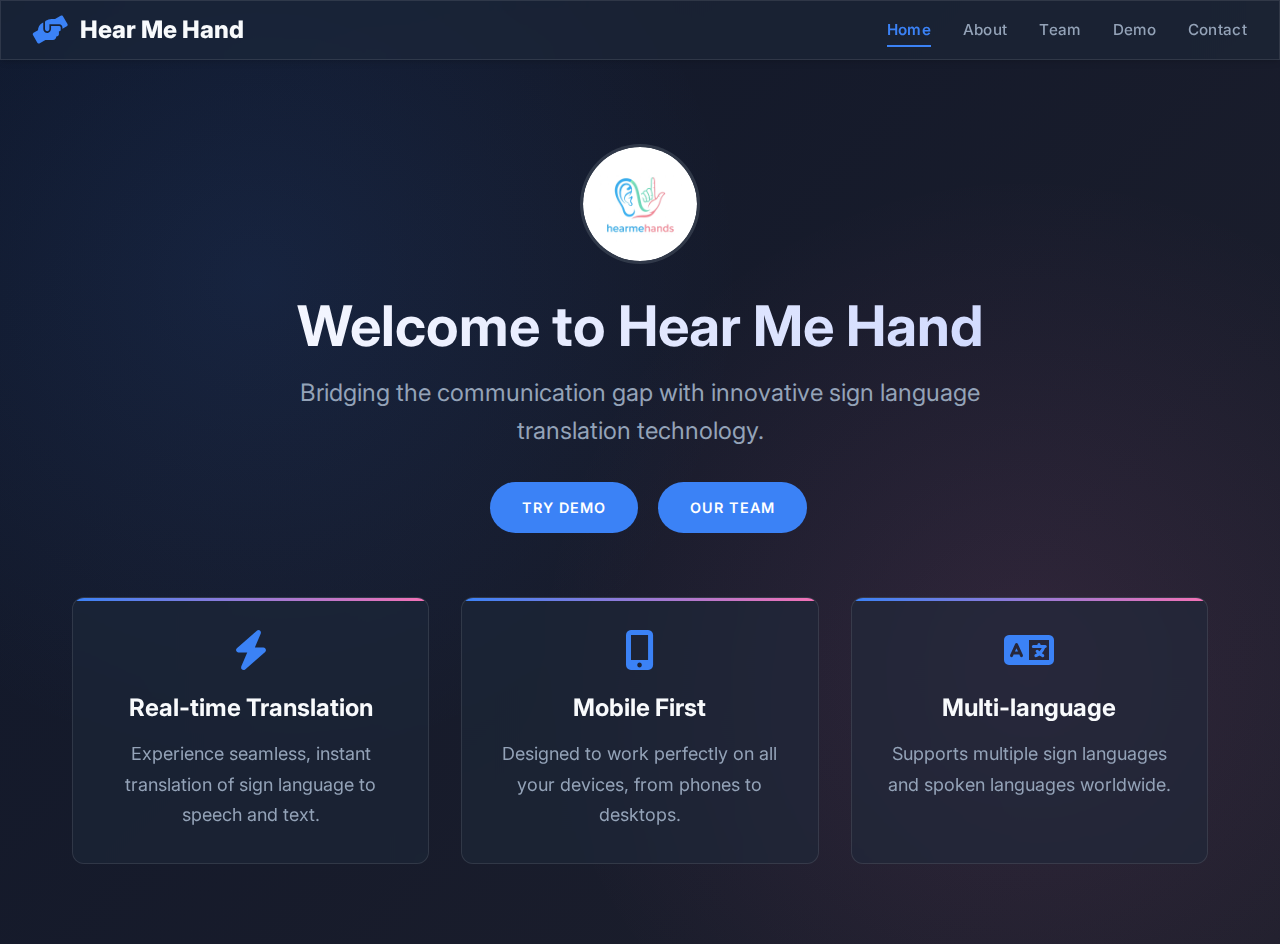
<file: html/index.html>
<!DOCTYPE html>
<html lang="en">
<head>
    <meta charset="UTF-8">
    <meta name="viewport" content="width=device-width, initial-scale=1.0">
    <title>Hear Me Hand - Seamless Communication</title>
    <meta name="description" content="Revolutionizing communication with cutting-edge technology. Experience seamless interaction with Hear Me Hand.">
    <link rel="preconnect" href="https://fonts.googleapis.com">
    <link rel="preconnect" href="https://fonts.gstatic.com" crossorigin>
    <link href="https://fonts.googleapis.com/css2?family=Inter:wght@400;500;600;700&display=swap" rel="stylesheet">
    <link rel="stylesheet" href="https://cdnjs.cloudflare.com/ajax/libs/font-awesome/6.0.0-beta3/css/all.min.css">
    <link rel="stylesheet" href="../css/home.css">
</head>
<body>
    <!-- Header will be inserted here by header.js -->

    <!-- Hero Section -->
    <main class="hero">
        <div class="hero-content">
            <!-- Avatar -->
            <div class="avatar-container animate-fade-in">
                <img src="../assets/logo.jpg" alt="Hear Me Hand Avatar" class="avatar">
            </div>
            
            <!-- Welcome Section -->
            <div class="welcome-section">
                <h1 class="welcome-title animate-fade-in delay-100">Welcome to Hear Me Hand</h1>
                <p class="welcome-subtitle animate-fade-in delay-200">Bridging the communication gap with innovative sign language translation technology.</p>
                
                <div class="cta-group animate-fade-in delay-300">
                    <a href="demo.html" class="cta-button primary">Try Demo</a>
                    <a href="team.html" class="cta-button secondary">Our Team</a>
                </div>
            </div>
            
            <!-- Features Grid -->
            <section id="features" class="features-section">
                <div class="features-grid">
                    <div class="feature-card animate-fade-in delay-100">
                        <i class="fas fa-bolt"></i>
                        <h3>Real-time Translation</h3>
                        <p>Experience seamless, instant translation of sign language to speech and text.</p>
                    </div>
                    
                    <div class="feature-card animate-fade-in delay-200">
                        <i class="fas fa-mobile-alt"></i>
                        <h3>Mobile First</h3>
                        <p>Designed to work perfectly on all your devices, from phones to desktops.</p>
                    </div>
                    
                    <div class="feature-card animate-fade-in delay-300">
                        <i class="fas fa-language"></i>
                        <h3>Multi-language</h3>
                        <p>Supports multiple sign languages and spoken languages worldwide.</p>
                    </div>
                </div>
            </section>
        </div>
    </main>

    <script src="../js/header.js"></script>
    <script src="../js/home.js"></script>
</body>
</html>
</file>
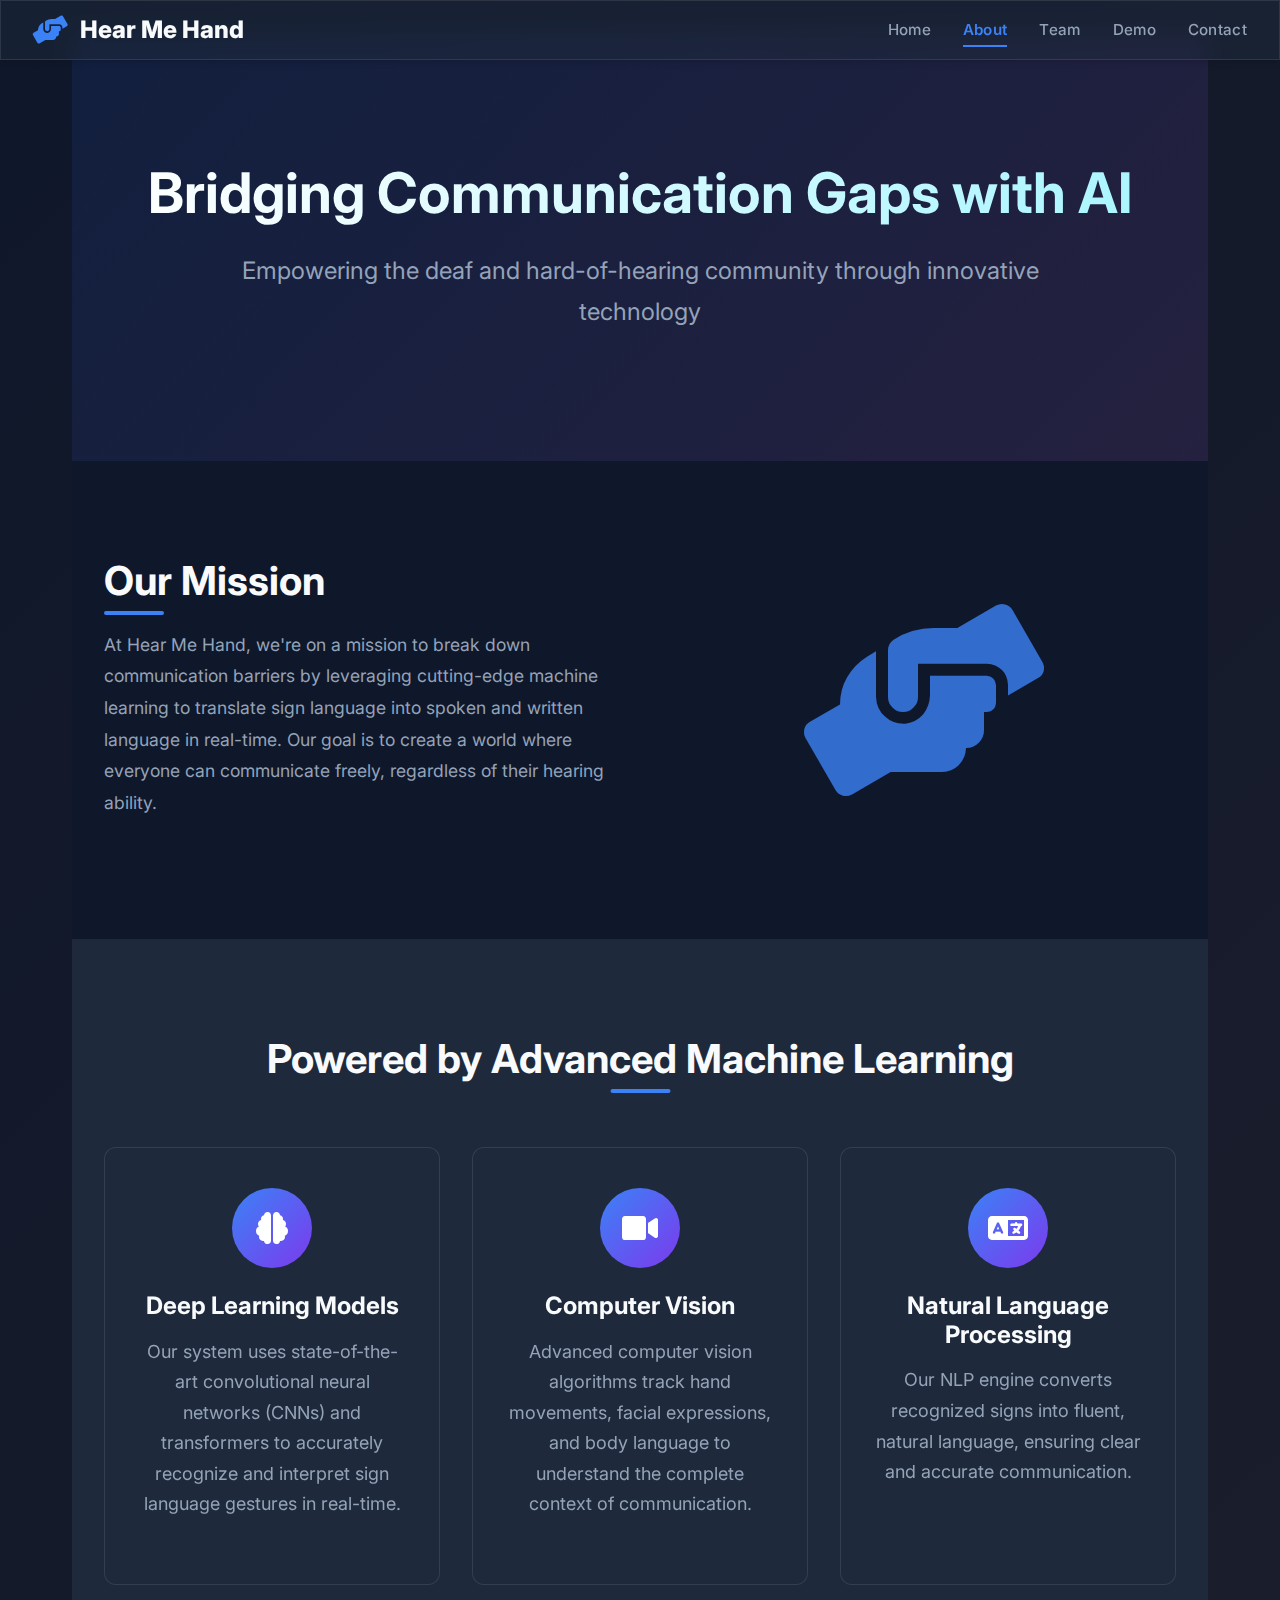
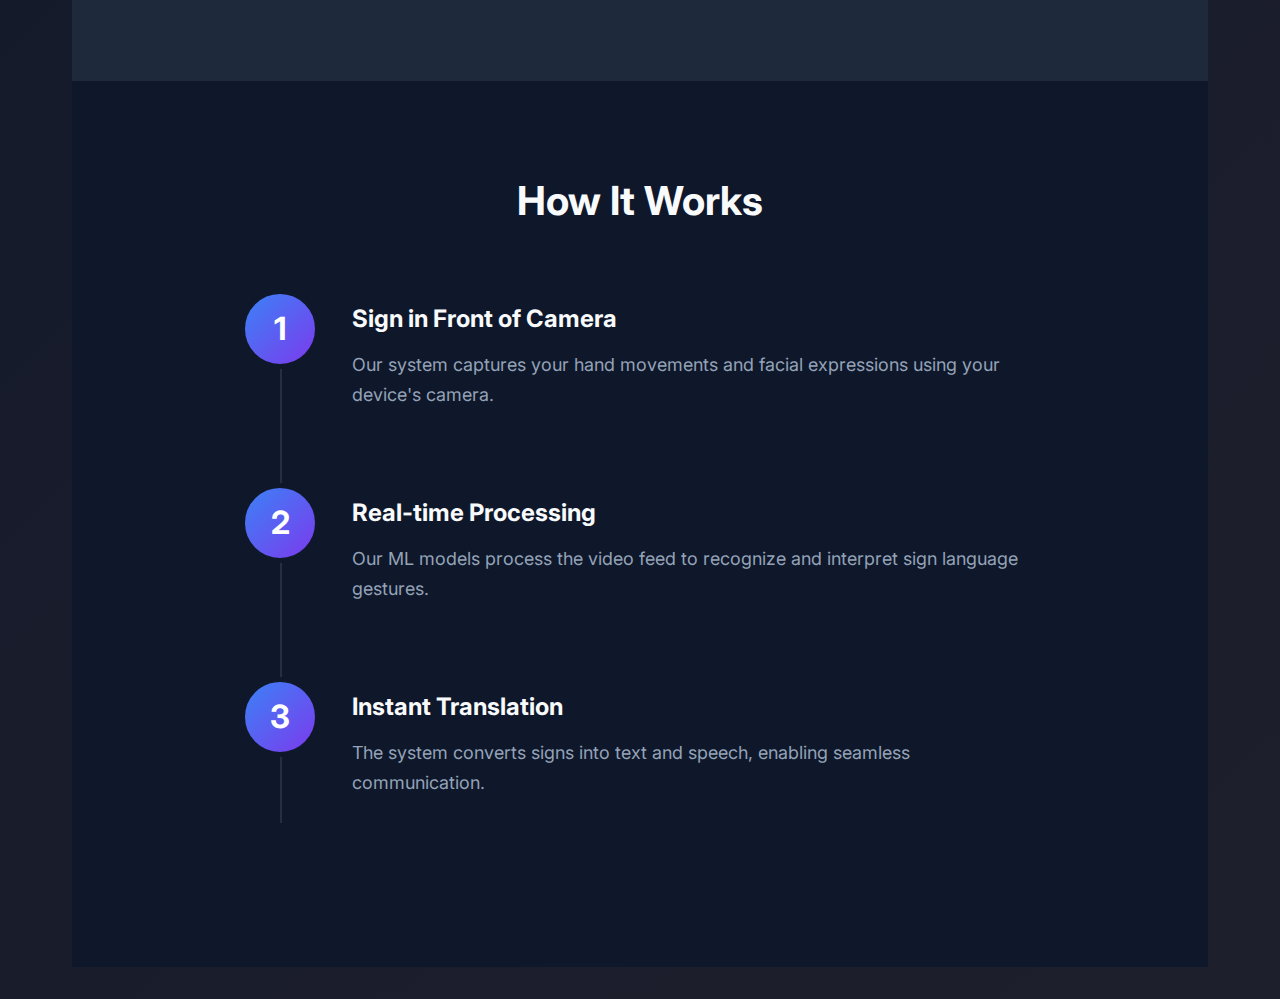
<file: html/about.html>
<!DOCTYPE html>
<html lang="en">
<head>
    <meta charset="UTF-8">
    <meta name="viewport" content="width=device-width, initial-scale=1.0">
    <title>About - Hear Me Hand</title>
    <meta name="description" content="Learn about Hear Me Hand - An innovative ML-powered platform that bridges communication gaps through real-time sign language translation.">
    <link rel="preconnect" href="https://fonts.googleapis.com">
    <link rel="preconnect" href="https://fonts.gstatic.com" crossorigin>
    <link href="https://fonts.googleapis.com/css2?family=Inter:wght@400;500;600;700&display=swap" rel="stylesheet">
    <link rel="stylesheet" href="https://cdnjs.cloudflare.com/ajax/libs/font-awesome/6.0.0-beta3/css/all.min.css">
    <link rel="stylesheet" href="../css/home.css">
</head>
<body>
    <!-- Header will be inserted here by header.js -->

    <main class="about-page">
        <!-- Hero Section -->
        <section class="about-hero">
            <div class="container">
                <h1 class="section-title">Bridging Communication Gaps with AI</h1>
                <p class="section-subtitle">Empowering the deaf and hard-of-hearing community through innovative technology</p>
            </div>
        </section>

        <!-- Mission Section -->
        <section class="mission-section">
            <div class="container">
                <div class="mission-content">
                    <div class="mission-text">
                        <h2>Our Mission</h2>
                        <p>At Hear Me Hand, we're on a mission to break down communication barriers by leveraging cutting-edge machine learning to translate sign language into spoken and written language in real-time. Our goal is to create a world where everyone can communicate freely, regardless of their hearing ability.</p>
                    </div>
                    <div class="mission-image">
                        <i class="fas fa-hands-helping"></i>
                    </div>
                </div>
            </div>
        </section>

        <!-- Technology Section -->
        <section class="tech-section">
            <div class="container">
                <h2>Powered by Advanced Machine Learning</h2>
                <div class="tech-grid">
                    <div class="tech-card">
                        <div class="tech-icon">
                            <i class="fas fa-brain"></i>
                        </div>
                        <h3>Deep Learning Models</h3>
                        <p>Our system uses state-of-the-art convolutional neural networks (CNNs) and transformers to accurately recognize and interpret sign language gestures in real-time.</p>
                    </div>
                    <div class="tech-card">
                        <div class="tech-icon">
                            <i class="fas fa-video"></i>
                        </div>
                        <h3>Computer Vision</h3>
                        <p>Advanced computer vision algorithms track hand movements, facial expressions, and body language to understand the complete context of communication.</p>
                    </div>
                    <div class="tech-card">
                        <div class="tech-icon">
                            <i class="fas fa-language"></i>
                        </div>
                        <h3>Natural Language Processing</h3>
                        <p>Our NLP engine converts recognized signs into fluent, natural language, ensuring clear and accurate communication.</p>
                    </div>
                </div>
            </div>
        </section>

        <!-- How It Works -->
        <section class="how-it-works">
            <div class="container">
                <h2>How It Works</h2>
                <div class="steps">
                    <div class="step">
                        <div class="step-number">1</div>
                        <div class="step-content">
                            <h3>Sign in Front of Camera</h3>
                            <p>Our system captures your hand movements and facial expressions using your device's camera.</p>
                        </div>
                    </div>
                    <div class="step">
                        <div class="step-number">2</div>
                        <div class="step-content">
                            <h3>Real-time Processing</h3>
                            <p>Our ML models process the video feed to recognize and interpret sign language gestures.</p>
                        </div>
                    </div>
                    <div class="step">
                        <div class="step-number">3</div>
                        <div class="step-content">
                            <h3>Instant Translation</h3>
                            <p>The system converts signs into text and speech, enabling seamless communication.</p>
                        </div>
                    </div>
                </div>
            </div>
        </section>

    </main>

    <script src="../js/header.js"></script>
</body>
</html>
</file>
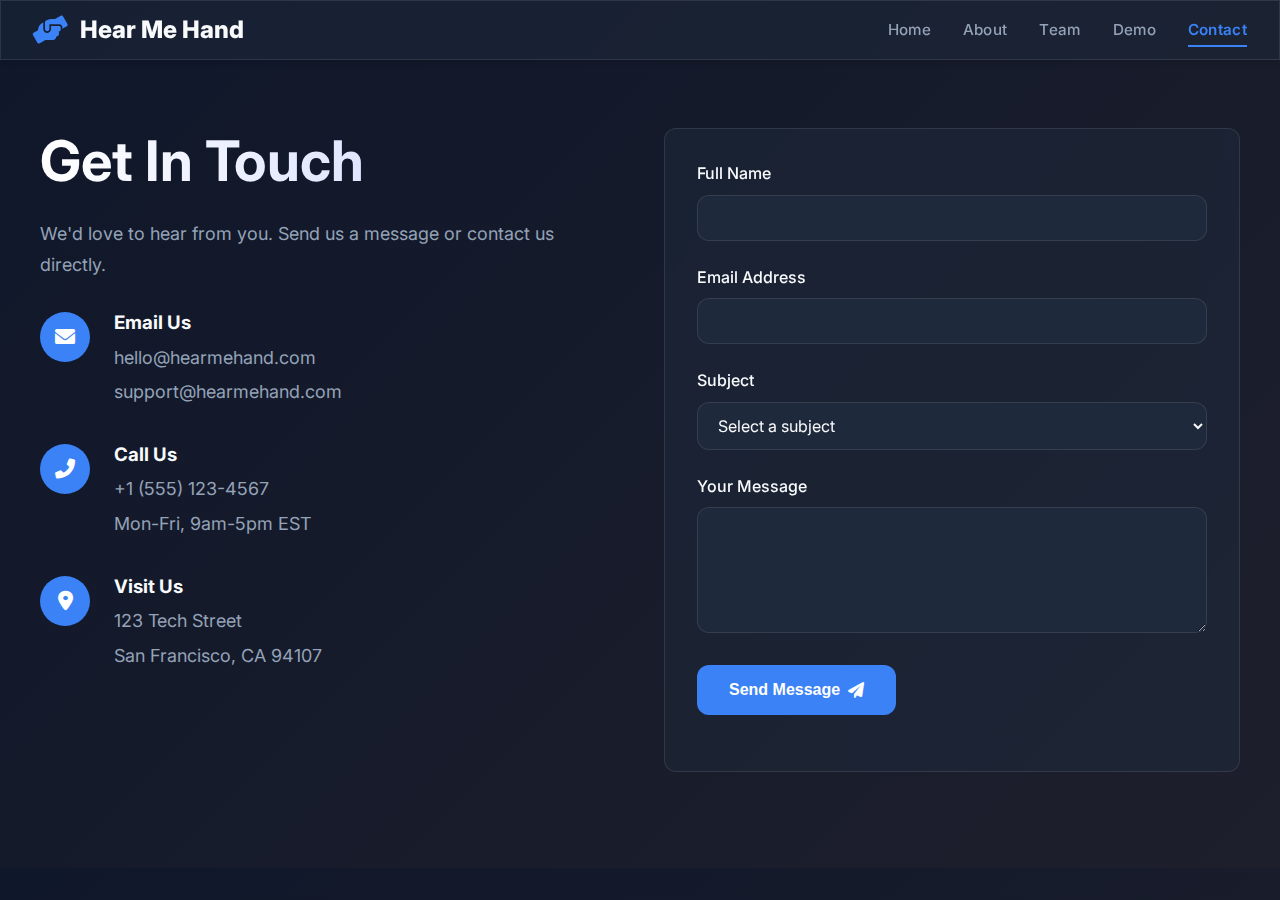
<file: html/contact.html>
<!DOCTYPE html>
<html lang="en">
<head>
    <meta charset="UTF-8">
    <meta name="viewport" content="width=device-width, initial-scale=1.0">
    <title>Contact Us - Hear Me Hand</title>
    <meta name="description" content="Get in touch with the Hear Me Hand team. We'd love to hear from you about our sign language translation technology.">
    <link rel="preconnect" href="https://fonts.googleapis.com">
    <link rel="preconnect" href="https://fonts.gstatic.com" crossorigin>
    <link href="https://fonts.googleapis.com/css2?family=Inter:wght@400;500;600;700&display=swap" rel="stylesheet">
    <link rel="stylesheet" href="https://cdnjs.cloudflare.com/ajax/libs/font-awesome/6.0.0-beta3/css/all.min.css">
    <link rel="stylesheet" href="../css/home.css">
</head>
<body>
    <!-- Header will be inserted here by header.js -->

    <main class="contact-page">
        <section class="contact-section">
            <div class="contact-container">
                <div class="contact-info">
                    <h1 class="section-title">Get In Touch</h1>
                    <p class="section-subtitle">We'd love to hear from you. Send us a message or contact us directly.</p>
                    
                    <div class="contact-methods">
                        <div class="contact-method">
                            <div class="contact-icon">
                                <i class="fas fa-envelope"></i>
                            </div>
                            <div class="contact-details">
                                <h3>Email Us</h3>
                                <p>hello@hearmehand.com</p>
                                <p>support@hearmehand.com</p>
                            </div>
                        </div>
                        
                        <div class="contact-method">
                            <div class="contact-icon">
                                <i class="fas fa-phone-alt"></i>
                            </div>
                            <div class="contact-details">
                                <h3>Call Us</h3>
                                <p>+1 (555) 123-4567</p>
                                <p>Mon-Fri, 9am-5pm EST</p>
                            </div>
                        </div>
                        
                        <div class="contact-method">
                            <div class="contact-icon">
                                <i class="fas fa-map-marker-alt"></i>
                            </div>
                            <div class="contact-details">
                                <h3>Visit Us</h3>
                                <p>123 Tech Street</p>
                                <p>San Francisco, CA 94107</p>
                            </div>
                        </div>
                    </div>
                    
                    <div class="social-links">
                        <a href="#" aria-label="Twitter"><i class="fab fa-twitter"></i></a>
                        <a href="#" aria-label="LinkedIn"><i class="fab fa-linkedin"></i></a>
                        <a href="#" aria-label="Facebook"><i class="fab fa-facebook"></i></a>
                        <a href="#" aria-label="Instagram"><i class="fab fa-instagram"></i></a>
                    </div>
                </div>
                
                <div class="contact-form-container">
                    <form id="contactForm" class="contact-form">
                        <div class="form-group">
                            <label for="name">Full Name</label>
                            <input type="text" id="name" name="name" required>
                        </div>
                        
                        <div class="form-group">
                            <label for="email">Email Address</label>
                            <input type="email" id="email" name="email" required>
                        </div>
                        
                        <div class="form-group">
                            <label for="subject">Subject</label>
                            <select id="subject" name="subject" required>
                                <option value="" disabled selected>Select a subject</option>
                                <option value="general">General Inquiry</option>
                                <option value="support">Technical Support</option>
                                <option value="partnership">Partnership</option>
                                <option value="press">Press Inquiry</option>
                                <option value="other">Other</option>
                            </select>
                        </div>
                        
                        <div class="form-group">
                            <label for="message">Your Message</label>
                            <textarea id="message" name="message" rows="5" required></textarea>
                        </div>
                        
                        <div class="form-group">
                            <button type="submit" class="submit-button">
                                <span>Send Message</span>
                                <i class="fas fa-paper-plane"></i>
                            </button>
                        </div>
                    </form>
                </div>
            </div>
            
        </section>
    </main>

    <script src="../js/header.js"></script>
</body>
</html>
</file>
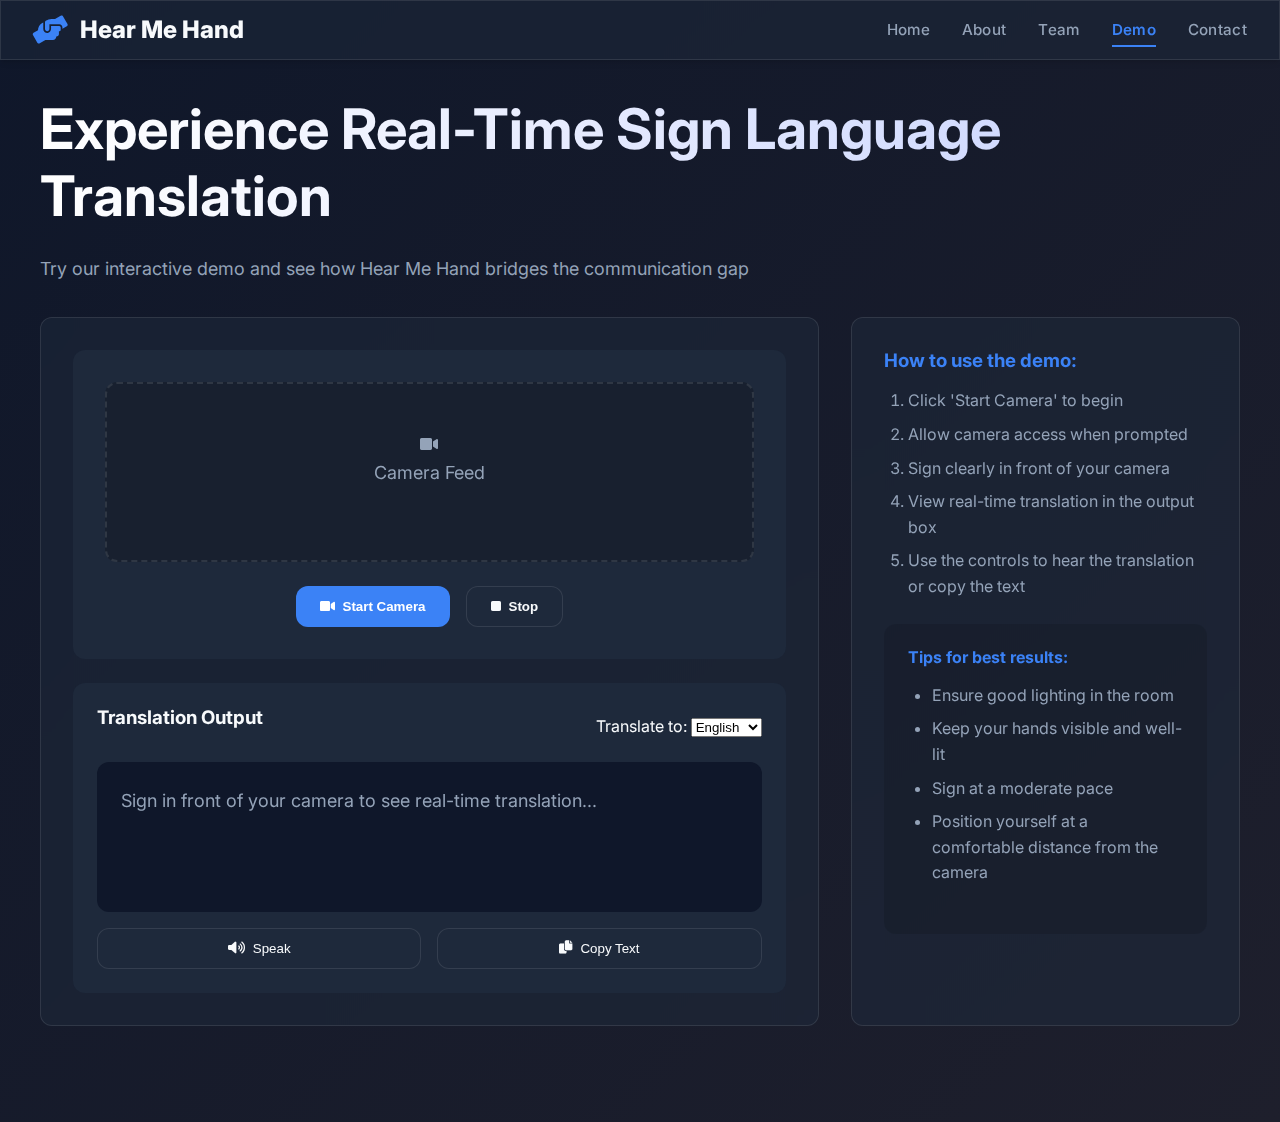
<file: html/demo.html>
<!DOCTYPE html>
<html lang="en">
<head>
    <meta charset="UTF-8">
    <meta name="viewport" content="width=device-width, initial-scale=1.0">
    <title>Try Our Demo - Hear Me Hand</title>
    <meta name="description" content="Experience our sign language translation technology with our interactive demo. See how Hear Me Hand works in real-time.">
    <link rel="preconnect" href="https://fonts.googleapis.com">
    <link rel="preconnect" href="https://fonts.gstatic.com" crossorigin>
    <link href="https://fonts.googleapis.com/css2?family=Inter:wght@400;500;600;700&display=swap" rel="stylesheet">
    <link rel="stylesheet" href="https://cdnjs.cloudflare.com/ajax/libs/font-awesome/6.0.0-beta3/css/all.min.css">
    <link rel="stylesheet" href="../css/home.css">
</head>
<body>
    <!-- Header will be inserted here by header.js -->

    <main class="demo-page">
        <section class="demo-section">
            <div class="demo-content">
                <h1 class="section-title">Experience Real-Time Sign Language Translation</h1>
                <p class="section-subtitle">Try our interactive demo and see how Hear Me Hand bridges the communication gap</p>
                
                <div class="demo-container">
                    <div class="demo-preview">
                        <div class="camera-feed">
                            <div class="camera-placeholder">
                                <i class="fas fa-video"></i>
                                <p>Camera Feed</p>
                            </div>
                            <div class="controls">
                                <button class="control-button primary">
                                    <i class="fas fa-video"></i> Start Camera
                                </button>
                                <button class="control-button secondary" disabled>
                                    <i class="fas fa-stop"></i> Stop
                                </button>
                            </div>
                        </div>
                        
                        <div class="translation-output">
                            <div class="output-header">
                                <h3>Translation Output</h3>
                                <div class="language-selector">
                                    <label for="output-language">Translate to:</label>
                                    <select id="output-language">
                                        <option value="en">English</option>
                                        <option value="es">Spanish</option>
                                        <option value="fr">French</option>
                                        <option value="de">German</option>
                                    </select>
                                </div>
                            </div>
                            <div class="output-text">
                                <p>Sign in front of your camera to see real-time translation...</p>
                            </div>
                            <div class="output-actions">
                                <button class="action-button">
                                    <i class="fas fa-volume-up"></i> Speak
                                </button>
                                <button class="action-button">
                                    <i class="fas fa-copy"></i> Copy Text
                                </button>
                            </div>
                        </div>
                    </div>
                    
                    <div class="demo-instructions">
                        <h3>How to use the demo:</h3>
                        <ol>
                            <li>Click 'Start Camera' to begin</li>
                            <li>Allow camera access when prompted</li>
                            <li>Sign clearly in front of your camera</li>
                            <li>View real-time translation in the output box</li>
                            <li>Use the controls to hear the translation or copy the text</li>
                        </ol>
                        
                        <div class="demo-tips">
                            <h4>Tips for best results:</h4>
                            <ul>
                                <li>Ensure good lighting in the room</li>
                                <li>Keep your hands visible and well-lit</li>
                                <li>Sign at a moderate pace</li>
                                <li>Position yourself at a comfortable distance from the camera</li>
                            </ul>
                        </div>
                    </div>
                </div>
                
            </div>
        </section>
    </main>

    <script src="../js/header.js"></script>
</body>
</html>
</file>
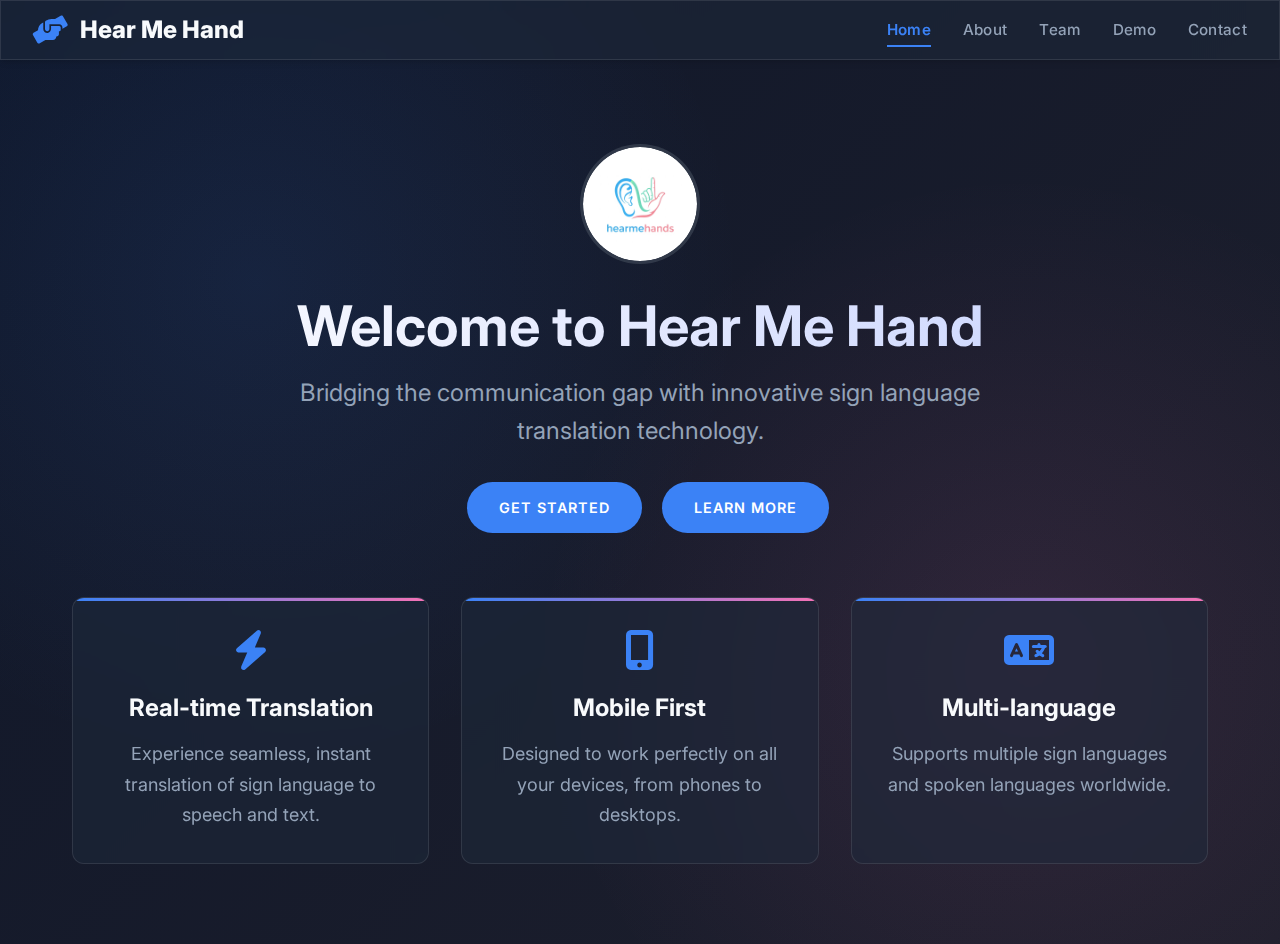
<file: html/home.html>
<!DOCTYPE html>
<html lang="en">
<head>
    <meta charset="UTF-8">
    <meta name="viewport" content="width=device-width, initial-scale=1.0">
    <title>Hear Me Hand - Seamless Communication</title>
    <meta name="description" content="Revolutionizing communication with cutting-edge technology. Experience seamless interaction with Hear Me Hand.">
    <link rel="preconnect" href="https://fonts.googleapis.com">
    <link rel="preconnect" href="https://fonts.gstatic.com" crossorigin>
    <link href="https://fonts.googleapis.com/css2?family=Inter:wght@400;500;600;700&display=swap" rel="stylesheet">
    <link rel="stylesheet" href="https://cdnjs.cloudflare.com/ajax/libs/font-awesome/6.0.0-beta3/css/all.min.css">
    <link rel="stylesheet" href="../css/home.css">
</head>
<body>
    <!-- Header -->
    <header class="glass">
        <nav>
            <a href="home.html" class="logo">
                <i class="fas fa-hands-helping logo-icon"></i>
                Hear Me Hand
            </a>
            <ul class="nav-links">
                <li><a href="#" class="active">Home</a></li>
                <li><a href="./about.html">About</a></li>
                <li><a href="./team.html">Team</a></li>
                <li><a href="./demo.html">Demo</a></li>
                <li><a href="./contact.html">Contact</a></li>
            </ul>
        </nav>
    </header>

    <!-- Hero Section -->
    <main class="hero">
        <div class="hero-content">
            <!-- Avatar -->
            <div class="avatar-container animate-fade-in">
                <img src="../assets/logo.jpg" alt="Hear Me Hand Avatar" class="avatar">
            </div>
            
            <!-- Welcome Section -->
            <div class="welcome-section">
                <h1 class="welcome-title animate-fade-in delay-100">Welcome to Hear Me Hand</h1>
                <p class="welcome-subtitle animate-fade-in delay-200">Bridging the communication gap with innovative sign language translation technology.</p>
                
                <div class="cta-group animate-fade-in delay-300">
                    <a href="#demo" class="cta-button primary">Get Started</a>
                    <a href="#learn-more" class="cta-button secondary">Learn More</a>
                </div>
            </div>
            
            <!-- Features Grid -->
            <section id="features" class="features-section">
                <div class="features-grid">
                    <div class="feature-card animate-fade-in delay-100">
                        <i class="fas fa-bolt"></i>
                        <h3>Real-time Translation</h3>
                        <p>Experience seamless, instant translation of sign language to speech and text.</p>
                    </div>
                    
                    <div class="feature-card animate-fade-in delay-200">
                        <i class="fas fa-mobile-alt"></i>
                        <h3>Mobile First</h3>
                        <p>Designed to work perfectly on all your devices, from phones to desktops.</p>
                    </div>
                    
                    <div class="feature-card animate-fade-in delay-300">
                        <i class="fas fa-language"></i>
                        <h3>Multi-language</h3>
                        <p>Supports multiple sign languages and spoken languages worldwide.</p>
                    </div>
                </div>
            </section>
        </div>
    </main>

    <script src="../js/home.js"></script>
</body>
</html>
</file>
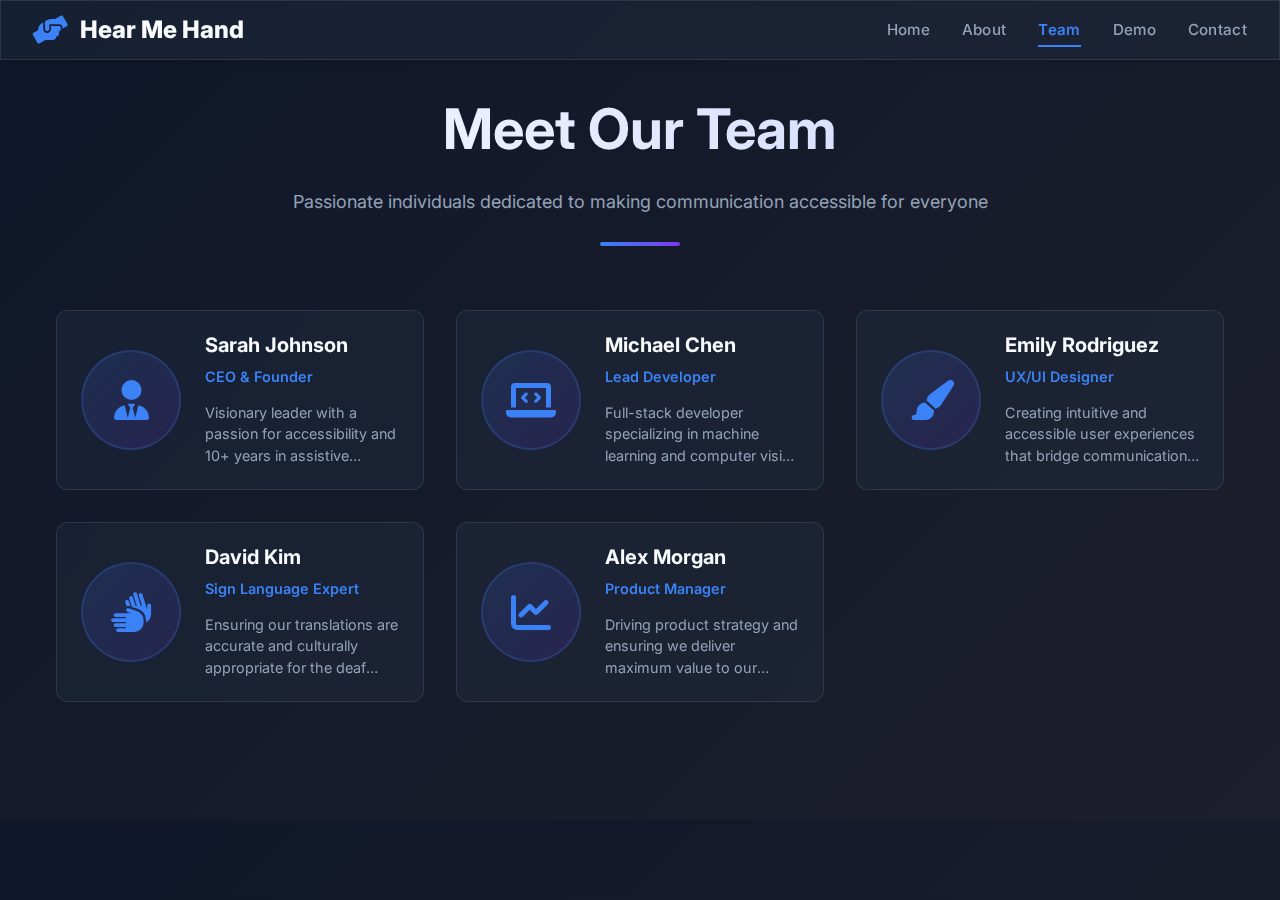
<file: html/team.html>
<!DOCTYPE html>
<html lang="en">
<head>
    <meta charset="UTF-8">
    <meta name="viewport" content="width=device-width, initial-scale=1.0">
    <title>Our Team - Hear Me Hand</title>
    <meta name="description" content="Meet the talented team behind Hear Me Hand, working to make communication accessible for everyone.">
    <link rel="preconnect" href="https://fonts.googleapis.com">
    <link rel="preconnect" href="https://fonts.gstatic.com" crossorigin>
    <link href="https://fonts.googleapis.com/css2?family=Inter:wght@400;500;600;700&display=swap" rel="stylesheet">
    <link rel="stylesheet" href="https://cdnjs.cloudflare.com/ajax/libs/font-awesome/6.0.0-beta3/css/all.min.css">
    <link rel="stylesheet" href="../css/home.css">
</head>
<body>
    <!-- Header will be inserted here by header.js -->

    <main class="team-page">
        <section class="team-section">
            <div class="section-header">
                <h1 class="section-title">Meet Our Team</h1>
                <p class="section-subtitle">Passionate individuals dedicated to making communication accessible for everyone</p>
                <div class="divider"></div>
            </div>
            
            <div class="team-grid">
                <!-- Team Member 1 -->
                <div class="team-card">
                    <div class="team-avatar">
                        <i class="fas fa-user-tie"></i>
                    </div>
                    <div class="team-info">
                        <h3>Sarah Johnson</h3>
                        <p class="team-role">CEO & Founder</p>
                        <p class="team-bio">Visionary leader with a passion for accessibility and 10+ years in assistive technology.</p>
                    </div>
                </div>

                <!-- Team Member 2 -->
                <div class="team-card">
                    <div class="team-avatar">
                        <i class="fas fa-laptop-code"></i>
                    </div>
                    <div class="team-info">
                        <h3>Michael Chen</h3>
                        <p class="team-role">Lead Developer</p>
                        <p class="team-bio">Full-stack developer specializing in machine learning and computer vision applications.</p>
                    </div>
                </div>

                <!-- Team Member 3 -->
                <div class="team-card">
                    <div class="team-avatar">
                        <i class="fas fa-paint-brush"></i>
                    </div>
                    <div class="team-info">
                        <h3>Emily Rodriguez</h3>
                        <p class="team-role">UX/UI Designer</p>
                        <p class="team-bio">Creating intuitive and accessible user experiences that bridge communication gaps.</p>
                    </div>
                </div>

                <!-- Team Member 4 -->
                <div class="team-card">
                    <div class="team-avatar">
                        <i class="fas fa-hands"></i>
                    </div>
                    <div class="team-info">
                        <h3>David Kim</h3>
                        <p class="team-role">Sign Language Expert</p>
                        <p class="team-bio">Ensuring our translations are accurate and culturally appropriate for the deaf community.</p>
                    </div>
                </div>

                <!-- Team Member 5 -->
                <div class="team-card">
                    <div class="team-avatar">
                        <i class="fas fa-chart-line"></i>
                    </div>
                    <div class="team-info">
                        <h3>Alex Morgan</h3>
                        <p class="team-role">Product Manager</p>
                        <p class="team-bio">Driving product strategy and ensuring we deliver maximum value to our users.</p>
                    </div>
                </div>
            </div>
        </section>
    </main>

    <script src="../js/header.js"></script>
</body>
</html>
</file>
<file: css/home.css>
/* Base Reset & Dark Theme */
:root {
    --primary-color: #3b82f6;
    --primary-hover: #2563eb;
    --secondary-color: #e2e8f0;
    --accent-color: #f472b6;
    --text-primary: #f8fafc;
    --text-secondary: #94a3b8;
    --bg-primary: #0f172a;
    --bg-secondary: #1e293b;
    --bg-tertiary: #1e293b;
    --glass-bg: rgba(30, 41, 59, 0.5);
    --glass-border: rgba(255, 255, 255, 0.1);
    --transition: all 0.3s cubic-bezier(0.4, 0, 0.2, 1);
    --border-radius: 12px;
    --shadow: 0 4px 6px -1px rgba(0, 0, 0, 0.1), 0 2px 4px -1px rgba(0, 0, 0, 0.06);
    --shadow-lg: 0 10px 15px -3px rgba(0, 0, 0, 0.1), 0 4px 6px -2px rgba(0, 0, 0, 0.05);
}

* {
    margin: 0;
    padding: 0;
    box-sizing: border-box;
}

html {
    scroll-behavior: smooth;
    font-size: 16px;
}

body {
    font-family: 'Inter', -apple-system, BlinkMacSystemFont, 'Segoe UI', Roboto, Oxygen, Ubuntu, Cantarell, sans-serif;
    line-height: 1.6;
    color: var(--text-primary);
    background: linear-gradient(135deg, #0f172a 0%, #1e1f2c 100%);
    -webkit-font-smoothing: antialiased;
    -moz-osx-font-smoothing: grayscale;
    overflow-x: hidden;
}

/* Typography */
h1, h2, h3, h4, h5, h6 {
    font-weight: 700;
    line-height: 1.2;
    margin-bottom: 1rem;
    color: var(--text-primary);
}

h1 {
    font-size: 3.5rem;
    background: linear-gradient(to right, #fff, #c7d2fe);
    -webkit-background-clip: text;
    -webkit-text-fill-color: transparent;
    margin-bottom: 1.5rem;
}

p {
    color: var(--text-secondary);
    margin-bottom: 1.5rem;
    font-size: 1.125rem;
    line-height: 1.7;
}

a {
    color: var(--primary-color);
    text-decoration: none;
    transition: var(--transition);
}

a:hover {
    color: var(--primary-hover);
}

/* Glass Effect */
.glass {
    background: var(--glass-bg);
    backdrop-filter: blur(12px);
    -webkit-backdrop-filter: blur(12px);
    border: 1px solid var(--glass-border);
    box-shadow: var(--shadow);
}

/* Header Styles */
header {
    position: fixed;
    top: 0;
    left: 0;
    right: 0;
    padding: 10px 0px;
    z-index: 1000;
    background: rgba(15, 23, 42, 0.5);
    backdrop-filter: blur(12px);
    -webkit-backdrop-filter: blur(12px);
    border-bottom: 1px solid var(--glass-border);
    transition: var(--transition);
}

nav {
    max-width: 1280px;
    margin: 0 auto;
    padding: 0 2rem;
    display: flex;
    justify-content: space-between;
    align-items: center;
}

.logo {
    font-size: 1.5rem;
    font-weight: 800;
    color: var(--text-primary);
    display: flex;
    align-items: center;
    gap: 0.75rem;
    transition: var(--transition);
}

.logo:hover {
    transform: translateY(-1px);
}

.logo-icon {
    color: var(--primary-color);
    font-size: 1.75rem;
}

.nav-links {
    display: flex;
    gap: 2rem;
    list-style: none;
    align-items: center;
}

.nav-links a {
    color: var(--text-secondary);
    font-weight: 500;
    font-size: 0.95rem;
    letter-spacing: 0.02em;
    position: relative;
    padding: 0.5rem 0;
}

.nav-links a::after {
    content: '';
    position: absolute;
    bottom: 0;
    left: 0;
    width: 0;
    height: 2px;
    background: var(--primary-color);
    transition: var(--transition);
}

.nav-links a:hover,
.nav-links a.active {
    color: var(--text-primary);
}

.nav-links a:hover::after,
.nav-links a.active::after {
    width: 100%;
}

.nav-links a.active {
    color: var(--primary-color) !important;
    font-weight: 600;
}

.nav-links a.active::after {
    width: 100% !important;
}

.cta-button {
    background: var(--primary-color);
    color: white !important;
    padding: 0.625rem 1.5rem;
    border-radius: 8px;
    font-weight: 600;
    transition: var(--transition);
    margin-left: 1rem;
    border: none;
    cursor: pointer;
    display: inline-block;
    text-align: center;
}

.cta-button:hover {
    background: var(--primary-hover);
    transform: translateY(-2px);
    box-shadow: 0 10px 15px -3px rgba(99, 102, 241, 0.3);
}

/* Hero Section */
.hero {
    min-height: 100vh;
    display: flex;
    align-items: center;
    justify-content: center;
    padding: 1rem 1rem 1rem;
    position: relative;
    overflow: hidden;
    padding-top: 80px;
}

.hero::before {
    content: '';
    position: absolute;
    top: 0;
    left: 0;
    right: 0;
    bottom: 0;
    background: radial-gradient(circle at 20% 30%, rgba(59, 130, 246, 0.1) 0%, transparent 40%),
                radial-gradient(circle at 80% 70%, rgba(244, 114, 182, 0.1) 0%, transparent 40%);
    z-index: -1;
}

.hero-content {
    max-width: 1200px;
    margin: 0 auto;
    text-align: center;
    padding: 4rem 2rem;
    position: relative;
    z-index: 1;
}

/* Avatar */
.avatar-container {
    width: 120px;
    height: 120px;
    margin: 0 auto 2rem;
    border-radius: 50%;
    background: var(--glass-bg);
    backdrop-filter: blur(12px);
    border: 3px solid var(--glass-border);
    display: flex;
    align-items: center;
    justify-content: center;
    overflow: hidden;
    transition: var(--transition);
}

.avatar-container:hover {
    transform: translateY(-5px);
    box-shadow: 0 10px 25px -5px rgba(0, 0, 0, 0.2);
}

.avatar {
    width: 100%;
    height: 100%;
    object-fit: cover;
    border-radius: 50%;
}

/* Welcome Section */
.welcome-section {
    margin-bottom: 3rem;
}

.welcome-title {
    font-size: 3.5rem;
    margin-bottom: 1rem;
    background: linear-gradient(to right, #fff, #c7d2fe);
    -webkit-background-clip: text;
    -webkit-text-fill-color: transparent;
    line-height: 1.1;
}

.welcome-subtitle {
    font-size: 1.5rem;
    color: var(--text-secondary);
    margin-bottom: 2rem;
    max-width: 700px;
    margin-left: auto;
    margin-right: auto;
    line-height: 1.6;
}

/* Feature Cards */
.features-grid {
    display: grid;
    grid-template-columns: repeat(3, minmax(240px, 1fr));
    gap: 2rem;
    margin-top: 4rem;
}

.feature-card {
    background: var(--glass-bg);
    backdrop-filter: blur(12px);
    border: 1px solid var(--glass-border);
    border-radius: var(--border-radius);
    padding: 2rem;
    transition: var(--transition);
    position: relative;
    overflow: hidden;
}

.feature-card::before {
    content: '';
    position: absolute;
    top: 0;
    left: 0;
    right: 0;
    height: 3px;
    background: linear-gradient(90deg, var(--primary-color), var(--accent-color));
    transition: var(--transition);
}

.feature-card:hover {
    transform: translateY(-5px);
    box-shadow: var(--shadow-lg);
}

.feature-card i {
    font-size: 2.5rem;
    color: var(--primary-color);
    margin-bottom: 1.5rem;
    display: inline-block;
}

.feature-card h3 {
    font-size: 1.5rem;
    margin-bottom: 1rem;
    color: var(--text-primary);
}

.feature-card p {
    color: var(--text-secondary);
    margin-bottom: 0;
}

/* About Page Styles */
.about-page {
    max-width: 1200px;
    margin: 0 auto;
    padding: 2rem;
}

.about-section {
    background: var(--glass-bg);
    backdrop-filter: blur(12px);
    border: 1px solid var(--glass-border);
    border-radius: var(--border-radius);
    padding: 2rem;
    margin-top: 2rem;
}

.about-section h1 {
    font-size: 2.5rem;
    margin-bottom: 1.5rem;
    color: var(--text-primary);
}

.about-section h2 {
    font-size: 1.8rem;
    margin: 2rem 0 1rem;
    color: var(--text-primary);
}

.about-content {
    line-height: 1.8;
}

.about-content p {
    margin-bottom: 1.5rem;
    font-size: 1.1rem;
    color: var(--text-secondary);
}

/* About Page Specific Styles */
.about-page {
    color: var(--text-primary);
    line-height: 1.7;
}

.about-hero {
    background: linear-gradient(135deg, rgba(37, 99, 235, 0.1) 0%, rgba(168, 85, 247, 0.1) 100%);
    padding: 8rem 2rem 6rem;
    text-align: center;
    position: relative;
    overflow: hidden;
}

.about-hero::before {
    content: '';
    position: absolute;
    top: 0;
    left: 0;
    right: 0;
    bottom: 0;
    background: url('[data-uri]');
    opacity: 0.5;
}

.about-hero .section-title {
    font-size: 3.5rem;
    margin-bottom: 1.5rem;
    position: relative;
    z-index: 1;
    background: linear-gradient(90deg, #fff, #a8f5ff);
    -webkit-background-clip: text;
    -webkit-text-fill-color: transparent;
    background-clip: text;
    text-fill-color: transparent;
}

.about-hero .section-subtitle {
    font-size: 1.5rem;
    max-width: 800px;
    margin: 0 auto 2rem;
    color: var(--text-secondary);
    position: relative;
    z-index: 1;
}

/* Mission Section */
.mission-section {
    padding: 6rem 2rem;
    position: relative;
    background: var(--bg-primary);
}

.mission-content {
    display: flex;
    align-items: center;
    gap: 4rem;
    max-width: 1200px;
    margin: 0 auto;
    position: relative;
    z-index: 1;
}

.mission-text {
    flex: 1;
}

.mission-text h2 {
    font-size: 2.5rem;
    margin-bottom: 1.5rem;
    color: var(--text-primary);
    position: relative;
    display: inline-block;
}

.mission-text h2::after {
    content: '';
    position: absolute;
    bottom: -10px;
    left: 0;
    width: 60px;
    height: 4px;
    background: var(--primary-color);
    border-radius: 2px;
}

.mission-text p {
    font-size: 1.1rem;
    line-height: 1.8;
    color: var(--text-secondary);
    margin-bottom: 1.5rem;
}

.mission-image {
    flex: 1;
    display: flex;
    justify-content: center;
    align-items: center;
}

.mission-image i {
    font-size: 12rem;
    color: var(--primary-color);
    opacity: 0.8;
    animation: float 6s ease-in-out infinite;
}

/* Technology Section */
.tech-section {
    padding: 6rem 2rem;
    background: var(--bg-secondary);
    position: relative;
}

.tech-section h2 {
    text-align: center;
    font-size: 2.5rem;
    margin-bottom: 4rem;
    color: var(--text-primary);
    position: relative;
    display: inline-block;
    left: 50%;
    transform: translateX(-50%);
}

.tech-section h2::after {
    content: '';
    position: absolute;
    bottom: -10px;
    left: 50%;
    transform: translateX(-50%);
    width: 60px;
    height: 4px;
    background: var(--primary-color);
    border-radius: 2px;
}

.tech-grid {
    display: grid;
    grid-template-columns: repeat(auto-fit, minmax(300px, 1fr));
    gap: 2rem;
    max-width: 1200px;
    margin: 0 auto;
}

.tech-card {
    background: var(--glass-bg);
    backdrop-filter: blur(12px);
    border: 1px solid var(--glass-border);
    border-radius: var(--border-radius);
    padding: 2.5rem 2rem;
    transition: var(--transition);
    text-align: center;
}

.tech-card:hover {
    transform: translateY(-10px);
    box-shadow: var(--shadow-lg);
}

.tech-icon {
    width: 80px;
    height: 80px;
    margin: 0 auto 1.5rem;
    background: linear-gradient(135deg, var(--primary-color), #7c3aed);
    border-radius: 50%;
    display: flex;
    align-items: center;
    justify-content: center;
    font-size: 2rem;
    color: white;
}

.tech-card h3 {
    font-size: 1.5rem;
    margin-bottom: 1rem;
    color: var(--text-primary);
}

.tech-card p {
    color: var(--text-secondary);
    line-height: 1.7;
}

/* How It Works Section */
.how-it-works {
    padding: 6rem 2rem;
    background: var(--bg-primary);
    position: relative;
}

.how-it-works h2 {
    text-align: center;
    font-size: 2.5rem;
    margin-bottom: 4rem;
    color: var(--text-primary);
    position: relative;
}

.steps {
    max-width: 800px;
    margin: 0 auto;
    position: relative;
}

.steps::before {
    content: '';
    position: absolute;
    left: 40px;
    top: 0;
    bottom: 0;
    width: 2px;
    background: var(--glass-border);
}

.step {
    display: flex;
    margin-bottom: 3rem;
    position: relative;
    align-items: flex-start;
}

.step-number {
    width: 80px;
    height: 80px;
    border-radius: 50%;
    background: linear-gradient(135deg, var(--primary-color), #7c3aed);
    color: white;
    display: flex;
    align-items: center;
    justify-content: center;
    font-size: 2rem;
    font-weight: 700;
    margin-right: 2rem;
    flex-shrink: 0;
    position: relative;
    z-index: 1;
    border: 5px solid var(--bg-primary);
}

.step-content {
    flex: 1;
    padding-top: 1rem;
}

.step-content h3 {
    font-size: 1.5rem;
    margin-bottom: 1rem;
    color: var(--text-primary);
}

.step-content p {
    color: var(--text-secondary);
    line-height: 1.7;
}

/* Responsive Adjustments */
@media (max-width: 1024px) {
    .mission-content {
        flex-direction: column;
        text-align: center;
    }
    
    .mission-text h2::after {
        left: 50%;
        transform: translateX(-50%);
    }
    
    .mission-image i {
        font-size: 8rem;
    }
    
    .steps::before {
        left: 30px;
    }
    
    .step {
        padding-left: 1rem;
    }
}

@media (max-width: 768px) {
    .about-hero .section-title {
        font-size: 2.5rem;
    }
    
    .about-hero .section-subtitle {
        font-size: 1.2rem;
    }
    
    .mission-section,
    .tech-section,
    .how-it-works {
        padding: 4rem 1.5rem;
    }
    
    .tech-grid {
        grid-template-columns: 1fr;
    }
    
    .step {
        flex-direction: column;
        align-items: flex-start;
    }
    
    .step-number {
        margin-bottom: 1.5rem;
        margin-right: 0;
    }
    
    .steps::before {
        left: 40px;
        top: 40px;
        bottom: 0;
    }
}

/* Animations */
@keyframes float {
    0%, 100% { transform: translateY(0); }
    50% { transform: translateY(-20px); }
}

/* Team Page Styles */
.team-page {
    max-width: 1400px;
    margin: 0 auto;
    padding: 2rem 1rem;
    min-height: calc(100vh - 80px);
}

.team-section {
    padding: 4rem 0;
}

.section-header {
    text-align: center;
    margin-bottom: 4rem;
    position: relative;
}

.section-header .divider {
    width: 80px;
    height: 4px;
    background: linear-gradient(90deg, var(--primary-color), #7c3aed);
    margin: 1.5rem auto 0;
    border-radius: 2px;
}

.team-grid {
    display: grid;
    grid-template-columns: repeat(3, 1fr);
    gap: 2rem;
    margin: 0 auto;
    max-width: 1200px;
    padding: 0 1rem;
}

.team-card {
    background: var(--glass-bg);
    backdrop-filter: blur(12px);
    border: 1px solid var(--glass-border);
    border-radius: var(--border-radius);
    padding: 1.5rem;
    transition: var(--transition);
    display: flex;
    align-items: center;
    gap: 1.5rem;
    height: 180px; /* Fixed height for rectangular cards */
    position: relative;
    overflow: hidden;
}

.team-avatar {
    width: 100px;
    height: 100px;
    border-radius: 50%;
    background: linear-gradient(135deg, rgba(59, 130, 246, 0.15) 0%, rgba(124, 58, 237, 0.15) 100%);
    display: flex;
    align-items: center;
    justify-content: center;
    font-size: 2.5rem;
    color: var(--primary-color);
    flex-shrink: 0;
    border: 2px solid rgba(59, 130, 246, 0.2);
}

.team-info {
    flex: 1;
    text-align: left;
}

.team-card h3 {
    font-size: 1.25rem;
    margin: 0 0 0.5rem 0;
    color: var(--text-primary);
}

.team-role {
    color: var(--primary-color);
    font-weight: 600;
    font-size: 0.9rem;
    margin-bottom: 0.75rem;
    display: block;
}

.team-bio {
    color: var(--text-secondary);
    font-size: 0.9rem;
    line-height: 1.5;
    margin: 0;
    display: -webkit-box;
    -webkit-line-clamp: 3;
    -webkit-box-orient: vertical;
    overflow: hidden;
}

/* Center the last row when there are 2 items */
.team-card:nth-last-child(-n+2):first-child,
.team-card:nth-last-child(-n+2):first-child ~ .team-card {
    grid-column: auto / span 2;
}

/* Responsive adjustments */
@media (max-width: 1200px) {
    .team-grid {
        grid-template-columns: repeat(2, 1fr);
    }
    
    .team-card:nth-last-child(-n+2):first-child,
    .team-card:nth-last-child(-n+2):first-child ~ .team-card {
        grid-column: auto;
    }
}

@media (max-width: 768px) {
    .team-grid {
        grid-template-columns: 1fr;
        max-width: 500px;
    }
    
    .team-card {
        height: auto;
        padding: 1.25rem;
    }
    
    .team-avatar {
        width: 80px;
        height: 80px;
        font-size: 2rem;
    }
}

/* Remove social links section */
.social-links {
    display: none;
}

/* CTA Section */
.cta-section {
    text-align: center;
    padding: 5rem 2rem;
    margin: 4rem auto;
    max-width: 800px;
    background: linear-gradient(135deg, rgba(59, 130, 246, 0.1) 0%, rgba(124, 58, 237, 0.1) 100%);
    border-radius: var(--border-radius);
    border: 1px solid var(--glass-border);
    position: relative;
    overflow: hidden;
}

.cta-section::before {
    content: '';
    position: absolute;
    top: 0;
    left: 0;
    right: 0;
    bottom: 0;
    background: url('[data-uri]');
    opacity: 0.3;
}

.cta-section h2 {
    font-size: 2.25rem;
    margin-bottom: 1rem;
    color: var(--text-primary);
    position: relative;
}

.cta-section p {
    color: var(--text-secondary);
    font-size: 1.1rem;
    max-width: 600px;
    margin: 0 auto 2rem;
    line-height: 1.7;
    position: relative;
}

.cta-button {
    display: inline-block;
    background: var(--primary-color);
    color: white;
    padding: 0.875rem 2rem;
    border-radius: 50px;
    font-weight: 600;
    text-transform: uppercase;
    letter-spacing: 1px;
    font-size: 0.9rem;
    transition: var(--transition);
    position: relative;
    z-index: 1;
    border: none;
    cursor: pointer;
    text-decoration: none;
}

.cta-button:hover {
    background: var(--primary-hover);
    transform: translateY(-3px);
    box-shadow: 0 10px 20px rgba(59, 130, 246, 0.3);
}

/* Responsive Adjustments */
@media (max-width: 1200px) {
    .team-grid {
        grid-template-columns: repeat(auto-fit, minmax(250px, 1fr));
    }
}

@media (max-width: 768px) {
    .team-section {
        padding: 3rem 0;
    }
    
    .section-header {
        margin-bottom: 3rem;
    }
    
    .section-title {
        font-size: 2.25rem;
    }
    
    .section-subtitle {
        font-size: 1.1rem;
        padding: 0 1rem;
    }
    
    .cta-section {
        padding: 3rem 1.5rem;
        margin: 3rem 1rem;
    }
    
    .cta-section h2 {
        font-size: 1.75rem;
    }
}

@media (max-width: 480px) {
    .team-grid {
        grid-template-columns: 1fr;
        max-width: 400px;
        margin: 0 auto;
    }
    
    .team-card {
        padding: 2rem 1.5rem;
    }
    
    .team-avatar {
        width: 120px;
        height: 120px;
        font-size: 3rem;
    }
}

/* Demo Page Styles */
.demo-page {
    max-width: 1200px;
    margin: 0 auto;
    padding: 6rem 0rem;
}

.demo-container {
    display: grid;
    grid-template-columns: 2fr 1fr;
    gap: 2rem;
    margin-top: 2rem;
}

.demo-preview {
    background: var(--glass-bg);
    backdrop-filter: blur(12px);
    border: 1px solid var(--glass-border);
    border-radius: var(--border-radius);
    padding: 2rem;
}

.camera-feed {
    background: var(--bg-secondary);
    border-radius: var(--border-radius);
    padding: 2rem;
    margin-bottom: 1.5rem;
    text-align: center;
}

.camera-placeholder {
    background: rgba(0, 0, 0, 0.2);
    border: 2px dashed var(--glass-border);
    border-radius: var(--border-radius);
    padding: 3rem 2rem;
    margin-bottom: 1.5rem;
    color: var(--text-secondary);
}

.controls {
    display: flex;
    gap: 1rem;
    justify-content: center;
}

.control-button {
    padding: 0.75rem 1.5rem;
    border: none;
    border-radius: var(--border-radius);
    font-weight: 600;
    cursor: pointer;
    display: flex;
    align-items: center;
    gap: 0.5rem;
    transition: var(--transition);
}

.control-button.primary {
    background: var(--primary-color);
    color: white;
}

.control-button.secondary {
    background: var(--bg-secondary);
    color: var(--text-primary);
    border: 1px solid var(--glass-border);
}

.translation-output {
    background: var(--bg-secondary);
    border-radius: var(--border-radius);
    padding: 1.5rem;
    margin-top: 1.5rem;
}

.output-header {
    display: flex;
    justify-content: space-between;
    align-items: center;
    margin-bottom: 1rem;
}

.output-text {
    background: var(--bg-primary);
    border-radius: var(--border-radius);
    padding: 1.5rem;
    min-height: 150px;
    margin-bottom: 1rem;
    text-align: left;
}

.output-actions {
    display: flex;
    gap: 1rem;
}

.action-button {
    flex: 1;
    padding: 0.75rem;
    background: var(--bg-secondary);
    border: 1px solid var(--glass-border);
    border-radius: var(--border-radius);
    color: var(--text-primary);
    cursor: pointer;
    display: flex;
    align-items: center;
    justify-content: center;
    gap: 0.5rem;
    transition: var(--transition);
}

.action-button:hover {
    background: var(--primary-color);
    color: white;
}

.demo-instructions {
    background: var(--glass-bg);
    backdrop-filter: blur(12px);
    border: 1px solid var(--glass-border);
    border-radius: var(--border-radius);
    padding: 2rem;
}

.demo-instructions h3 {
    color: var(--primary-color);
    margin-bottom: 1rem;
}

.demo-instructions ol,
.demo-instructions ul {
    padding-left: 1.5rem;
    margin-bottom: 1.5rem;
}

.demo-instructions li {
    margin-bottom: 0.5rem;
    color: var(--text-secondary);
}

.demo-tips {
    background: rgba(0, 0, 0, 0.1);
    border-radius: var(--border-radius);
    padding: 1.5rem;
    margin-top: 1.5rem;
}

.demo-tips h4 {
    color: var(--primary-color);
    margin-bottom: 1rem;
}

/* Contact Page Styles */
.contact-page {
    max-width: 1200px;
    margin: 0 auto;
    padding: 6rem 0rem;
}

.contact-container {
    display: grid;
    grid-template-columns: 1fr 1fr;
    gap: 3rem;
    margin-top: 2rem;
}

.contact-methods {
    margin: 2rem 0;
}

.contact-method {
    display: flex;
    align-items: flex-start;
    margin-bottom: 2rem;
    gap: 1.5rem;
}

.contact-icon {
    background: var(--primary-color);
    color: white;
    width: 50px;
    height: 50px;
    border-radius: 50%;
    display: flex;
    align-items: center;
    justify-content: center;
    font-size: 1.25rem;
    flex-shrink: 0;
}

.contact-details h3 {
    margin-bottom: 0.5rem;
    color: var(--text-primary);
}

.contact-details p {
    margin: 0.25rem 0;
    color: var(--text-secondary);
}

.contact-form {
    background: var(--glass-bg);
    backdrop-filter: blur(12px);
    border: 1px solid var(--glass-border);
    border-radius: var(--border-radius);
    padding: 2rem;
}

.form-group {
    margin-bottom: 1.5rem;
}

.form-group label {
    display: block;
    margin-bottom: 0.5rem;
    color: var(--text-primary);
    font-weight: 500;
}

.form-group input,
.form-group select,
.form-group textarea {
    width: 100%;
    padding: 0.75rem 1rem;
    background: var(--bg-secondary);
    border: 1px solid var(--glass-border);
    border-radius: var(--border-radius);
    color: var(--text-primary);
    font-family: inherit;
    font-size: 1rem;
    transition: var(--transition);
}

.form-group input:focus,
.form-group select:focus,
.form-group textarea:focus {
    outline: none;
    border-color: var(--primary-color);
    box-shadow: 0 0 0 2px rgba(59, 130, 246, 0.3);
}

.submit-button {
    background: var(--primary-color);
    color: white;
    border: none;
    border-radius: var(--border-radius);
    padding: 1rem 2rem;
    font-size: 1rem;
    font-weight: 600;
    cursor: pointer;
    display: inline-flex;
    align-items: center;
    gap: 0.5rem;
    transition: var(--transition);
}

.submit-button:hover {
    background: var(--primary-hover);
    transform: translateY(-2px);
}

.map-container {
    margin-top: 3rem;
    border-radius: var(--border-radius);
    overflow: hidden;
    box-shadow: var(--shadow);
}

/* Ensure the main content doesn't hide behind the fixed header */
main {
    padding-top: 100px; /* Adjust based on your header height */
    min-height: calc(100vh - 100px);
    padding: 2rem;
}

/* Responsive Design */
@media (max-width: 768px) {
    html {
        font-size: 14px;
    }
    
    nav {
        padding: 0 1.5rem;
    }
    
    .nav-links {
        display: none;
    }
    
    .mobile-menu-button {
        display: block;
    }
    
    .hero h1 {
        font-size: 2.5rem;
    }
    
    .hero p {
        font-size: 1.1rem;
    }
    
    .welcome-title {
        font-size: 2.5rem;
    }
    
    .welcome-subtitle {
        font-size: 1.25rem;
    }
    
    .features-grid {
        grid-template-columns: 1fr;
    }
}

@media (max-width: 1024px) {
    .demo-container,
    .contact-container {
        grid-template-columns: 1fr;
    }
    
    .contact-info {
        text-align: center;
    }
    
    .contact-method {
        justify-content: center;
        text-align: center;
        flex-direction: column;
        align-items: center;
    }
    
    .social-links {
        justify-content: center;
        margin-top: 2rem;
    }
}

@media (max-width: 768px) {
    .team-grid {
        grid-template-columns: 1fr;
    }
    
    .controls {
        flex-direction: column;
    }
    
    .control-button {
        width: 100%;
    }
}
</file>
